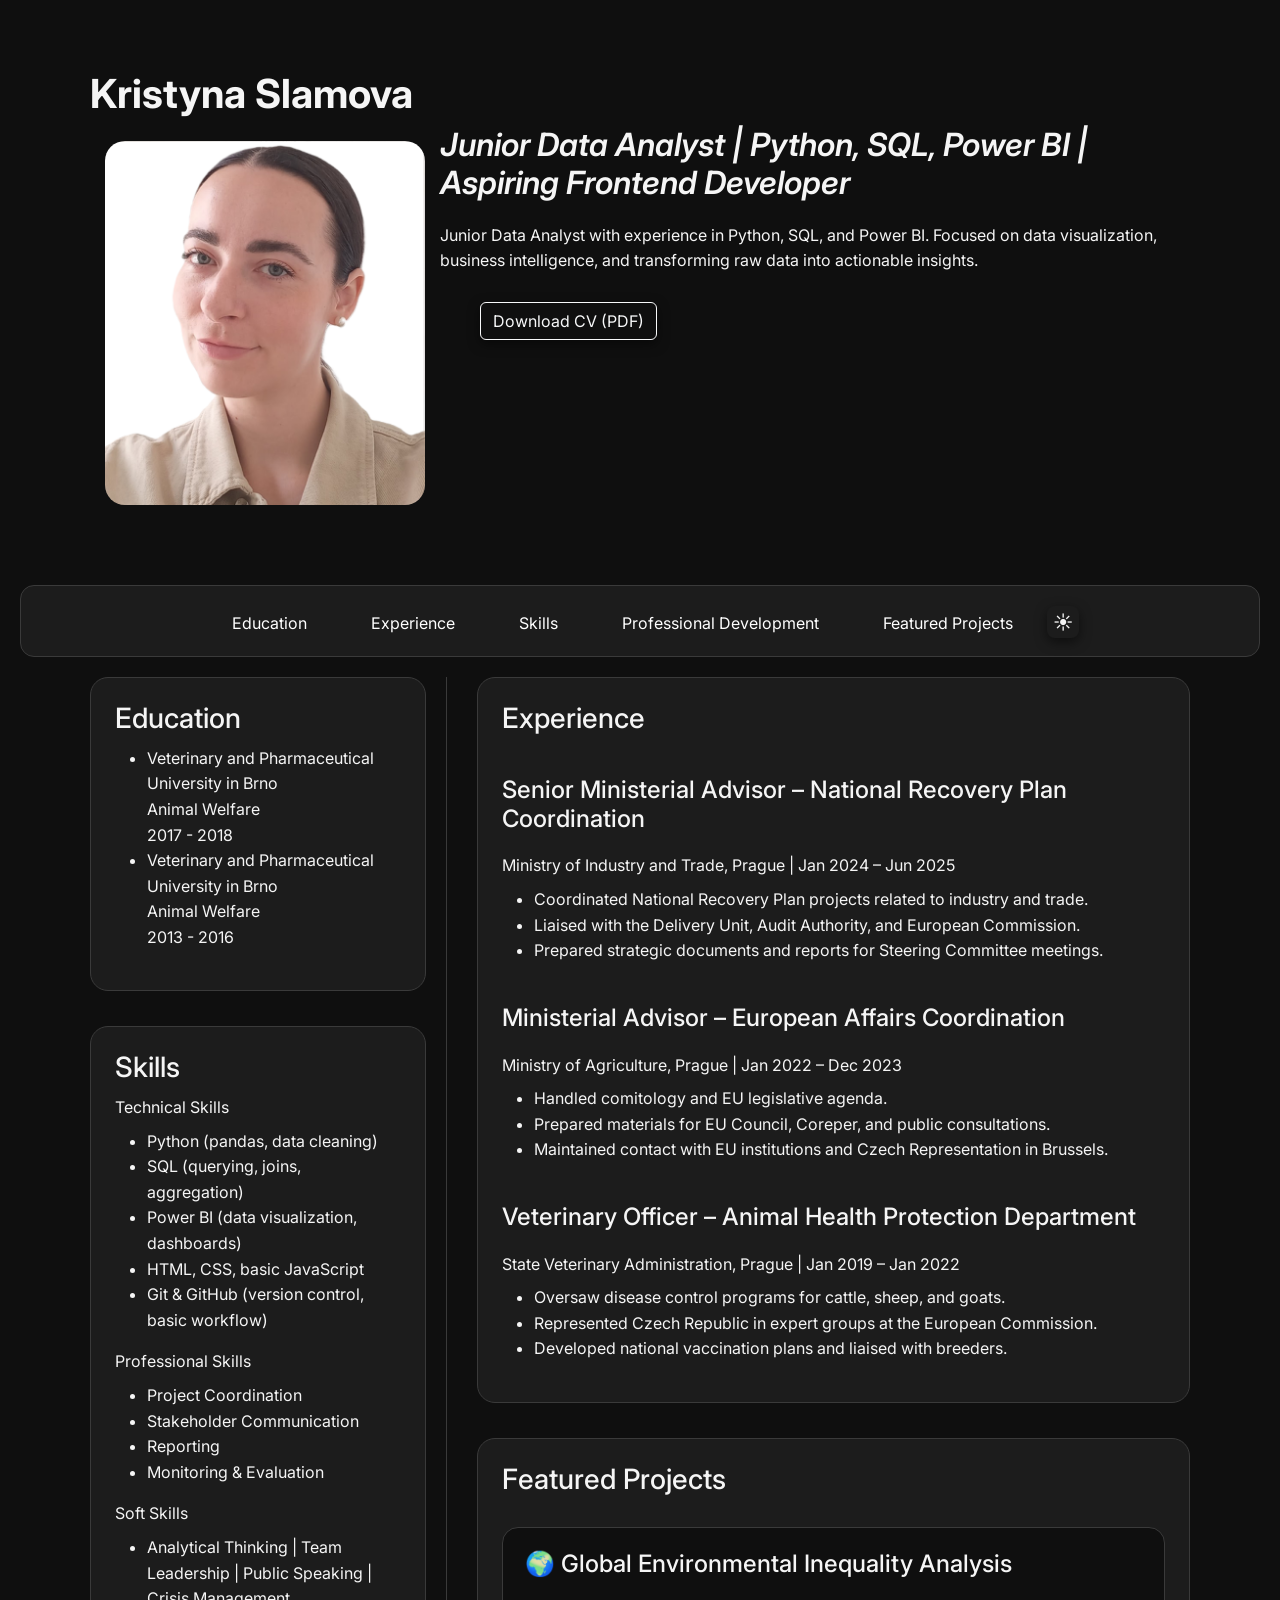
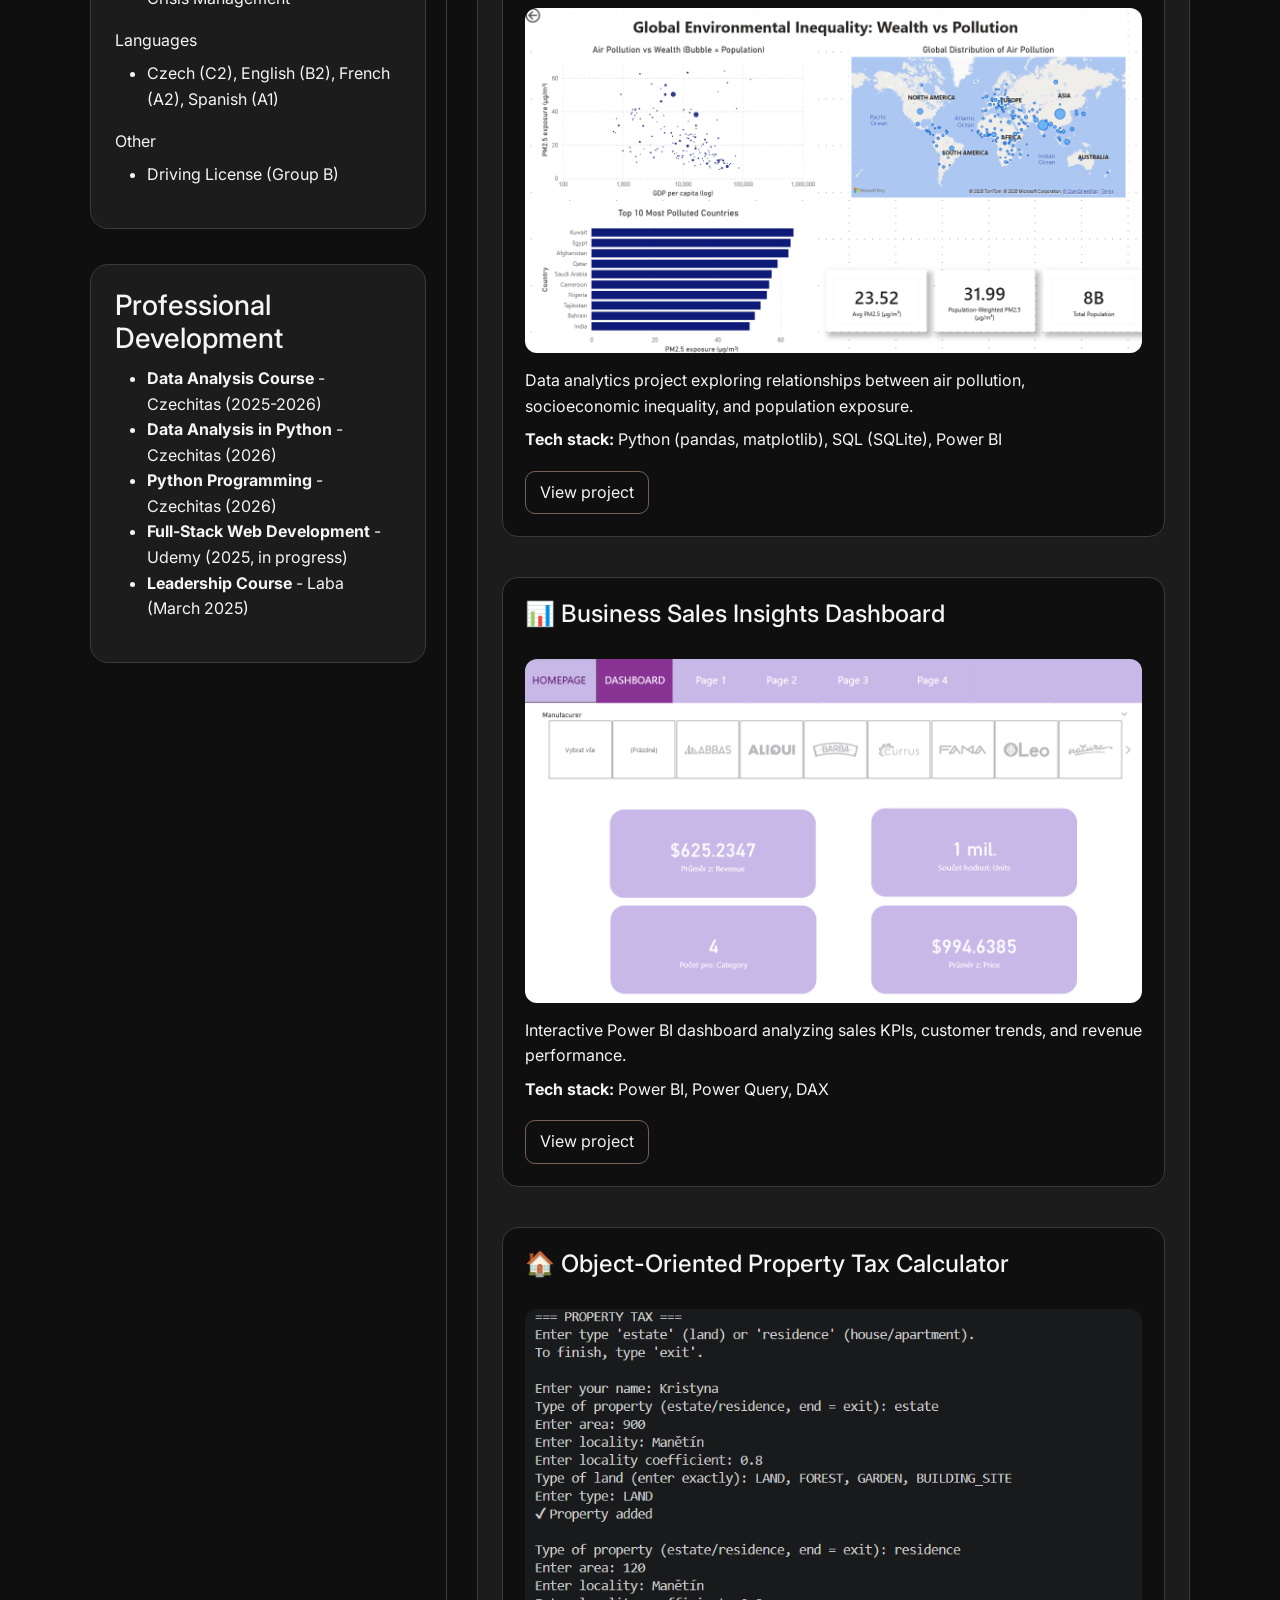
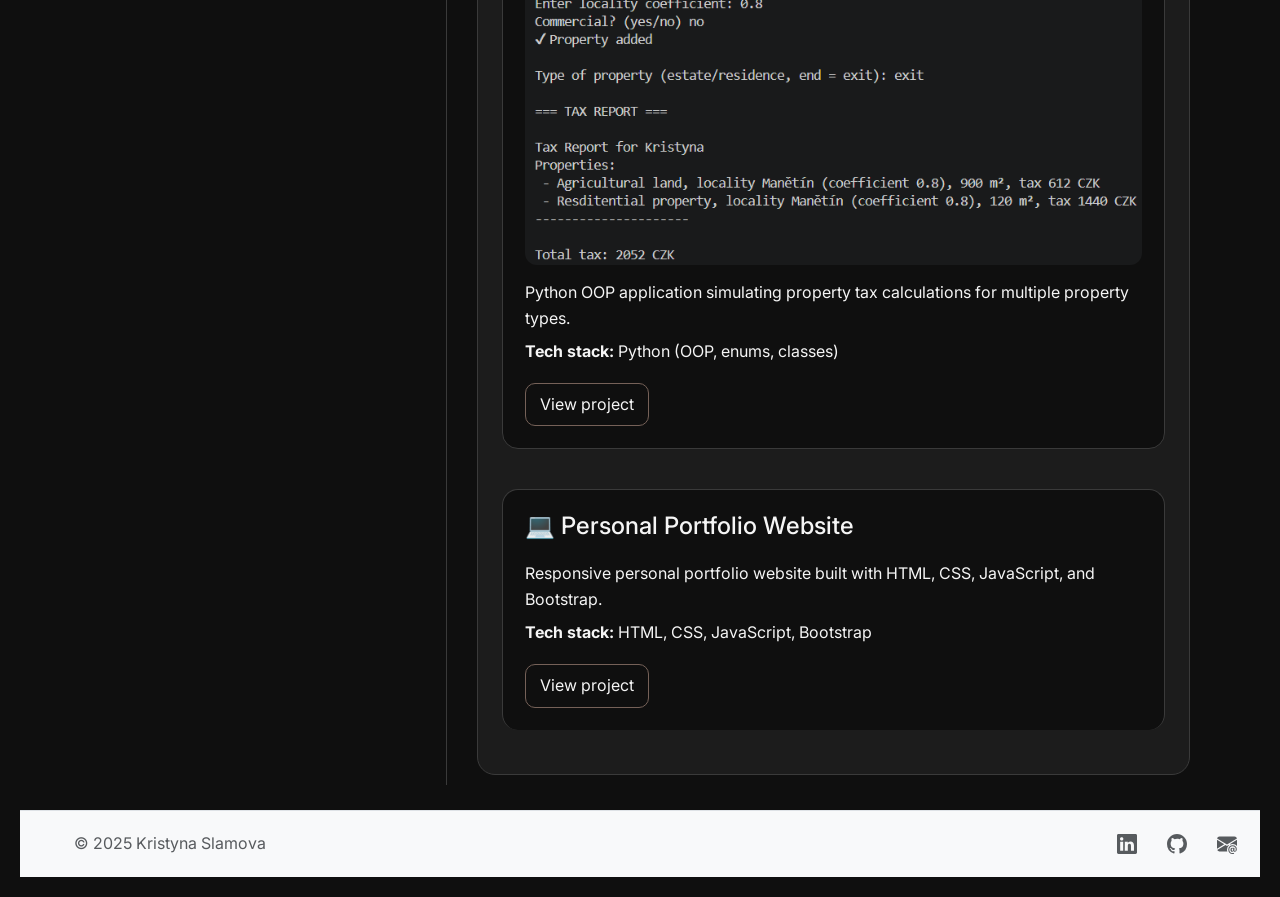
<file: index.html>
<!DOCTYPE html>
<html lang="en">
<head>
    <meta charset="UTF-8">
    <meta name="viewport" content="width=device-width, initial-scale=1.0">
    <title>Kristyna Slamova | Junior Data Analyst Portfolio</title>
    <link href="https://cdn.jsdelivr.net/npm/bootstrap@5.3.8/dist/css/bootstrap.min.css" rel="stylesheet" integrity="sha384-sRIl4kxILFvY47J16cr9ZwB07vP4J8+LH7qKQnuqkuIAvNWLzeN8tE5YBujZqJLB" crossorigin="anonymous">
    <link rel="stylesheet" href="style.css">
    
    <link rel="preconnect" href="https://fonts.googleapis.com">
    <link rel="preconnect" href="https://fonts.gstatic.com" crossorigin>
    <link href="https://fonts.googleapis.com/css2?family=Inter:ital,opsz,wght@0,14..32,100..900;1,14..32,100..900&display=swap" rel="stylesheet">
</head>

<body>
<!--hlavička-->
<div class="uvod"> 
<h1>Kristyna Slamova</h1>

    <img src="images/fotka do CV.png" alt="me" width="300">
   

    <h2>Junior Data Analyst | Python, SQL, Power BI  | Aspiring Frontend Developer
   </h2>

   <p>Junior Data Analyst with experience in Python, SQL, and Power BI. Focused on data visualization, business intelligence, and transforming raw data into actionable insights.</p>
    <button onclick="window.print()" class="btn btn-outline-light">Download CV (PDF)</button> 
</div>
 

<!--menu--> 
<div>
<ul class="menu">
    <li><a href="#education">Education</a></li>
    <li><a href="#work_experience">Experience</a></li>
    <li><a href="#skills">Skills</a></li>
    <li><a href="#professional-development">Professional Development</a></li>
    <li><a href="#featured_projects">Featured Projects</a></li>
    <button id="theme-toggle">☀️</button>
</ul> 
</div>

<div class="cv-layout">
    <div class="left">

<!--vzdělání--> 
<section id="education" class="education">
    <h3>Education</h3>
    <ul>
        <li>Veterinary and Pharmaceutical University in Brno <br>
            Animal Welfare <br>
            2017 - 2018</li>
        <li>Veterinary and Pharmaceutical University in Brno <br>
            Animal Welfare <br>
            2013 - 2016</li>
    </ul>
    </section>

<!--dovednosti-->
<section id="skills" class="skills">
    <h3>Skills</h3>
    <p>Technical Skills</p>
    <ul>
        <li>Python (pandas, data cleaning)</li>
        <li>SQL (querying, joins, aggregation)</li>
        <li>Power BI (data visualization, dashboards)</li>
        <li>HTML, CSS, basic JavaScript</li>
        <li>Git & GitHub (version control, basic workflow)</li>
    </ul>
    
    <p>Professional Skills </p>
    <ul>
        <li>Project Coordination</li>
        <li>Stakeholder Communication</li>
        <li>Reporting</li>
        <li>Monitoring & Evaluation</li>
    </ul>
    
    <p>Soft Skills</p>
    <ul>
        <li>Analytical Thinking | Team Leadership | Public Speaking | Crisis Management</li>
    </ul>
    <p>Languages</p>
    <ul>
        <li>Czech (C2), English (B2), French (A2), Spanish (A1)</li>
    </ul>
    <p>Other</p>
    <ul>
        <li>Driving License (Group B)</li>
    </ul>
</section>

<!--kurzy-->
<section id="professional-development">
<h3>Professional Development</h3>
<ul>       
    <li><strong>Data Analysis Course</strong> - Czechitas (2025-2026)</li>
    <li><strong>Data Analysis in Python</strong> - Czechitas (2026)</li>
    <li><strong>Python Programming</strong> - Czechitas (2026)</li>
    <li><strong>Full-Stack Web Development</strong> - Udemy (2025, in progress)</li>
    <li><strong>Leadership Course</strong> - Laba (March 2025)</li>
    <p></p>
</ul>
</section>

</div>


<div class="right">

<!--zkušenosti--> 
<section id="work_experience" class="work_experience">
    <h3>Experience</h3>
   
    <h4>Senior Ministerial Advisor – National Recovery Plan Coordination</h4>
        <p>Ministry of Industry and Trade, Prague | Jan 2024 – Jun 2025</p>
    <ul>
        <li>Coordinated National Recovery Plan projects related to industry and trade.</li>
        <li>Liaised with the Delivery Unit, Audit Authority, and European Commission.</li>
        <li>Prepared strategic documents and reports for Steering Committee meetings.</li>
    </ul>
    <h4>Ministerial Advisor – European Affairs Coordination</h4>
    <p>Ministry of Agriculture, Prague | Jan 2022 – Dec 2023</p>
    <ul>
        <li>Handled comitology and EU legislative agenda.</li>
        <li>Prepared materials for EU Council, Coreper, and public consultations.</li>
        <li>Maintained contact with EU institutions and Czech Representation in Brussels.</li>
    </ul>
    <h4>Veterinary Officer – Animal Health Protection Department</h4>
    <p>State Veterinary Administration, Prague | Jan 2019 – Jan 2022</p>
    <ul>
        <li>Oversaw disease control programs for cattle, sheep, and goats.</li>
        <li>Represented Czech Republic in expert groups at the European Commission.</li>
        <li>Developed national vaccination plans and liaised with breeders.</li>
    </ul>
</section>

<section id="featured_projects" class="projects">
    <h3>Featured Projects</h3>

    <article class="project-card">
        <h4>🌍 Global Environmental Inequality Analysis</h4>
        <img src="images/dashboard-enviro.png" alt="Environmental Dashboard Preview">
        <p>
            Data analytics project exploring relationships between air pollution, socioeconomic inequality, and population exposure.
        </p>
        <p><strong>Tech stack:</strong> Python (pandas, matplotlib), SQL (SQLite), Power BI</p>
                <a href="https://github.com/slamova-labs/global-environmental-inequality-analysis" target="_blank" class="project-link">View project</a>
    </article>

    <article class="project-card">
        <h4>📊 Business Sales Insights Dashboard</h4>
        <img src="images/Dashboard-sales.png" alt="Sales Dashboard Preview">
        <p>
            Interactive Power BI dashboard analyzing sales KPIs, customer trends, and revenue performance.
        </p>
        <p><strong>Tech stack:</strong> Power BI, Power Query, DAX</p>
                <a href="https://github.com/slamova-labs/powerbi-sales-analysis-dashboard" target="_blank" class="project-link">View project</a>
    </article>

    <article class="project-card">
        <h4>🏠 Object-Oriented Property Tax Calculator</h4>
        <img src="images/calculator.png" alt="Output Report Tax">
        <p>
            Python OOP application simulating property tax calculations for multiple property types.
        </p>
        <p><strong>Tech stack:</strong> Python (OOP, enums, classes)</p>
               <a href="https://github.com/slamova-labs/property-tax-calculator" target="_blank" class="project-link">View project</a>
    </article>

    <article class="project-card">
    <h4> 💻 Personal Portfolio Website</h4>
    <p>
       Responsive personal portfolio website built with HTML, CSS, JavaScript, and Bootstrap.
    </p>
    <p><strong>Tech stack:</strong> HTML, CSS, JavaScript, Bootstrap</p>
        <a href="https://github.com/slamova-labs/CV-website" target="_blank" class="project-link">View project</a>
</article>

</section>

</div>

</div>

</section>

<footer class="bg-light text-dark border-top">
    <div class="container-fluid px-3 py-0"> 
       <div class="d-flex flex-wrap justify-content-between align-items-center py-3">      
       
        <div class="col-md-4 d-flex align-items-center"> 
            <a href="/" class="me-2 text-body-secondary text-decoration-none lh-1" aria-label="Bootstrap"> 
                <svg class="bi" width="30" height="24" aria-hidden="true"><use xlink:href="#bootstrap"></use></svg> 
            </a> 
                <span class="text-body-secondary">© 2025 Kristyna Slamova</span> 
    </div> 
        
                <ul class="nav col-md-4 justify-content-end list-unstyled d-flex gap-3 mb-0"> 
                    
                    <li>
                        <a class="text-body-secondary d-inline-flex align-items-center" href="https://www.linkedin.com/in/krist%C3%BDna-sl%C3%A1mov%C3%A1-3a6905168?utm_source=share&utm_campaign=share_via&utm_content=profile&utm_medium=android_app" aria-label="LinkedIn">
                        <svg xmlns="http://www.w3.org/2000/svg" width="20" height="20" fill="currentColor" class="bi bi-linkedin" viewBox="0 0 16 16">
                            <path d="M0 1.146C0 .513.526 0 1.175 0h13.65C15.474 0 16 .513 16 1.146v13.708c0 .633-.526 1.146-1.175 1.146H1.175C.526 16 0 15.487 0 14.854zm4.943 12.248V6.169H2.542v7.225zm-1.2-8.212c.837 0 1.358-.554 1.358-1.248-.015-.709-.52-1.248-1.342-1.248S2.4 3.226 2.4 3.934c0 .694.521 1.248 1.327 1.248zm4.908 8.212V9.359c0-.216.016-.432.08-.586.173-.431.568-.878 1.232-.878.869 0 1.216.662 1.216 1.634v3.865h2.401V9.25c0-2.22-1.184-3.252-2.764-3.252-1.274 0-1.845.7-2.165 1.193v.025h-.016l.016-.025V6.169h-2.4c.03.678 0 7.225 0 7.225z"/>
                        </svg>
                   </a>
                    </li>

                    <li>
                         <a class="text-body-secondary d-inline-flex align-items-center" href="https://github.com/slamova-labs" target="_blank" aria-label="GitHub">

                         <svg xmlns="http://www.w3.org/2000/svg" width="20" height="20" fill="currentColor" class="bi bi-github" viewBox="0 0 16 16">
                         <path d="M8 0C3.58 0 0 3.58 0 8a8 8 0 0 0 5.47 7.59c.4.07.55-.17.55-.38 0-.19-.01-.82-.01-1.49-2.01.37-2.53-.49-2.69-.94-.09-.23-.48-.94-.82-1.13-.28-.15-.68-.52-.01-.53.63-.01 1.08.58 1.23.82.72 1.21 1.87.87 2.33.66.07-.52.28-.87.51-1.07-1.78-.2-3.64-.89-3.64-3.95 0-.87.31-1.59.82-2.15-.08-.2-.36-1.02.08-2.12 0 0 .67-.21 2.2.82a7.5 7.5 0 0 1 2-.27c.68 0 1.36.09 2 .27 1.53-1.04 2.2-.82 2.2-.82.44 1.1.16 1.92.08 2.12.51.56.82 1.27.82 2.15 0 3.07-1.87 3.75-3.65 3.95.29.25.54.73.54 1.48 0 1.07-.01 1.93-.01 2.2 0 .21.15.46.55.38A8 8 0 0 0 16 8 c0-4.42-3.58-8-8-8"/>
                        </svg>
                        </a>
                    </li>
               
                    <li>
                       <a class="text-body-secondary d-inline-flex align-items-center" href="mailto:kikislamova@gmail.com" aria-label="Email">
                        <svg xmlns="http://www.w3.org/2000/svg" width="20" height="20" fill="currentColor" class="bi bi-envelope-at-fill" viewBox="0 0 16 16">
                            <path d="M2 2A2 2 0 0 0 .05 3.555L8 8.414l7.95-4.859A2 2 0 0 0 14 2zm-2 9.8V4.698l5.803 3.546zm6.761-2.97-6.57 4.026A2 2 0 0 0 2 14h6.256A4.5 4.5 0 0 1 8 12.5a4.49 4.49 0 0 1 1.606-3.446l-.367-.225L8 9.586zM16 9.671V4.697l-5.803 3.546.338.208A4.5 4.5 0 0 1 12.5 8c1.414 0 2.675.652 3.5 1.671"/>
                            <path d="M15.834 12.244c0 1.168-.577 2.025-1.587 2.025-.503 0-1.002-.228-1.12-.648h-.043c-.118.416-.543.643-1.015.643-.77 0-1.259-.542-1.259-1.434v-.529c0-.844.481-1.4 1.26-1.4.585 0 .87.333.953.63h.03v-.568h.905v2.19c0 .272.18.42.411.42.315 0 .639-.415.639-1.39v-.118c0-1.277-.95-2.326-2.484-2.326h-.04c-1.582 0-2.64 1.067-2.64 2.724v.157c0 1.867 1.237 2.654 2.57 2.654h.045c.507 0 .935-.07 1.18-.18v.731c-.219.1-.643.175-1.237.175h-.044C10.438 16 9 14.82 9 12.646v-.214C9 10.36 10.421 9 12.485 9h.035c2.12 0 3.314 1.43 3.314 3.034zm-4.04.21v.227c0 .586.227.8.581.8.31 0 .564-.17.564-.743v-.367c0-.516-.275-.708-.572-.708-.346 0-.573.245-.573.791"/>
                        </svg>
                    </a>
                    </li>
                </ul>
    
</div>   
</div> 
</footer>    

<script src="script.js"></script>
</body>
</html>
</file>
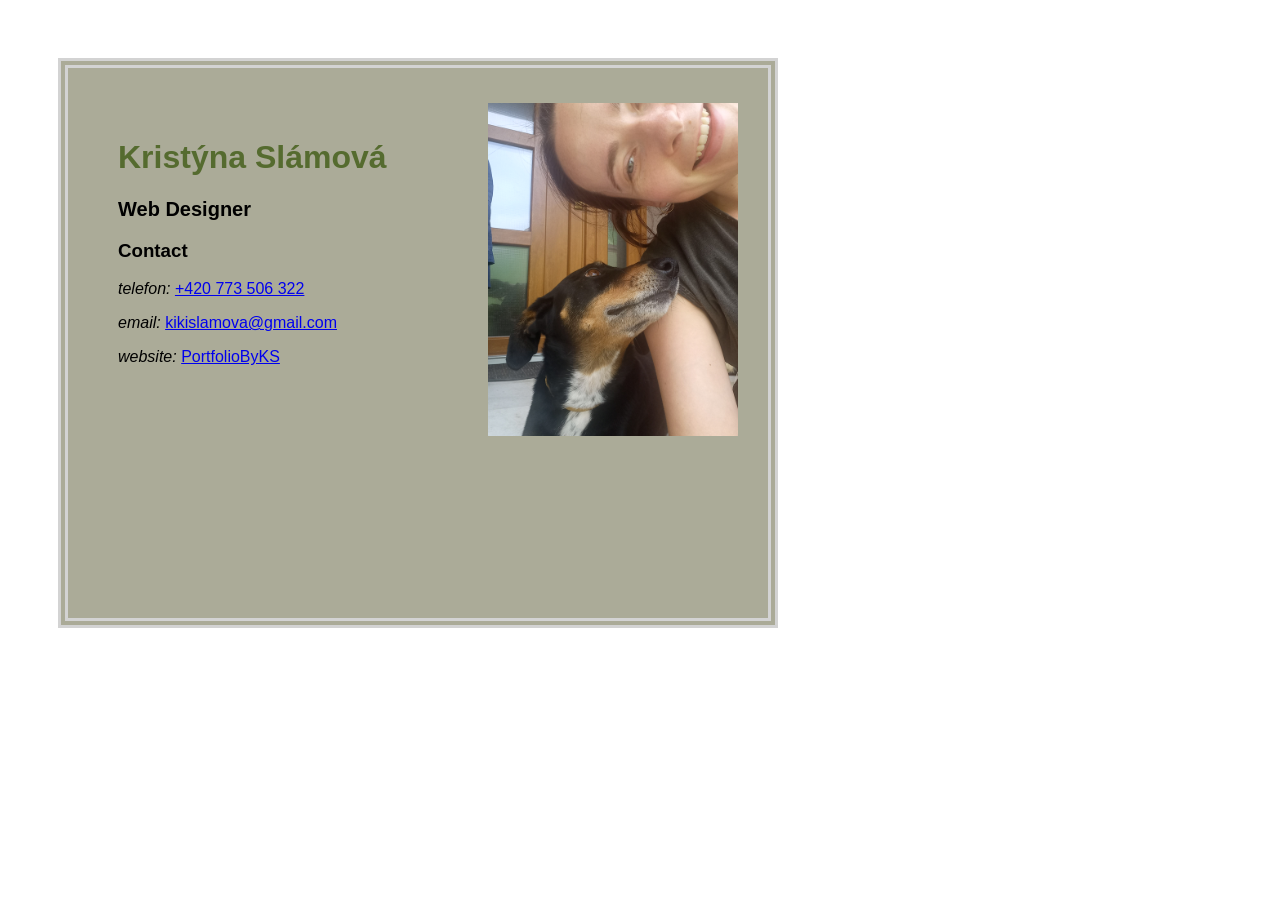
<file: asses/Vizitka/index.html>
<!DOCTYPE html>
<html lang="en">
<head>
    <meta charset="UTF-8">
    <meta name="viewport" content="width=device-width, initial-scale=1.0">
   <link rel="stylesheet" href="style.css">
    <title>Vizitka</title>
</head>
<style>

</style>
<body>
<div class="frame">
    <div>
        <img src="img/Thumb01.jpg" alt="Tyna and Sigi" width="250">
        </div>
    <h1> <strong>Kristýna Slámová</strong></h1>
    <h2>Web Designer</h2>
    <h3>Contact</h3> 
        <p> <em>telefon:</em>
             <a href="tel.">+420 773 506 322</a>
        </p> 
        <p><em>email:</em>  
            <a href="mailto">kikislamova@gmail.com</a>
         </p> 
        <p><em>website:</em>  
                    <a href="link">PortfolioByKS</a>
        </p>
    </div>  
</body>
</html>
</file>
<file: style.css>
/* Base */
body {
    margin: 20px;
    font-family: "Inter", sans-serif;
    font-optical-sizing: auto;
    font-weight: 400;
    font-style: normal;
    line-height: 1.6;
    }

h1 {
    font-weight: 700;
    }

h2 {
     font-style: italic;
     font-weight: 600;
     font-size: 2rem;
     line-height: 1.2;
     margin-bottom: 20px;
}

h3, h4 {
    margin-bottom: 10px;
    font-weight: 500;
}

h4 {
    margin-top: 40px;
    margin-bottom: 20px;
}

p {
    margin-bottom: 8px;
}
section {
    margin-bottom: 35px;
}

/* hlavička */
img {
    float: left;
    margin: 15px;
    border-radius: 20px;
    width: 320px;
    }

.uvod {
    margin: 15px auto;
    padding: 50px;
    max-width: 1200px;
    display: flow-root; 
    }

.uvod p,
.uvod h2,
.uvod button {
    margin-left: 40px;
}

.uvod-text {
    max-width: 700px;
}

/* buttony */    
button {
    margin-top: 20px;
    box-shadow: 0 4px 12px rgba(0, 0, 0, 0.5);
    transition: 0.2s ease;
    border-radius: 8px;
    }
button:hover {
  box-shadow: 0 6px 14px rgba(0, 0, 0, 0.4);
  transform: translateY(-2px);
}
@media print {

  body {
    background: white;
    color: black;
  }

  .menu,
  footer,
  button {
    display: none;
  }

  .cv-layout {
    grid-template-columns: 1fr;
  }

  img {
    float: none;
    display: block;
    margin: 0 auto 20px;
  }
}

/* nav bar */
.menu {
    padding: 0;
    margin-bottom: 20px;
    list-style: none;
    text-align: center;
    clear: both;
    }
.menu li {
    display: inline-block;
}

.menu a {
    display: inline-block;
    color: whitesmoke;
    text-decoration: none;
    padding: 20px 30px;
}

.menu a:hover, .menu a:focus, .menu a:active {
    background-color: #756158;
}

body:not(.light) .menu a {
  color: white;
}

/* layout */
.cv-layout {
  display: grid;
  grid-template-columns: 1.5fr 3fr;
  max-width: 1100px;
  margin: 0 auto;
  gap: 30px;
}
.left {
  padding-right: 20px;
  border-right: 1px solid #ddd;
  margin-bottom: 25px;
}

@media (max-width: 768px) {
  .cv-layout {
    grid-template-columns: 1fr;
  }
    .menu a {
    padding: 12px 14px;
  }
}

/* footer */
footer .nav a{
  width: 34px;
  height: 34px;
  display: inline-flex;
  align-items: center;
  justify-content: center;
  border-radius: 10px;
}
footer .nav a:hover{
  background: rgba(0,0,0,.06);
}
footer svg {
  display: block;
}
footer a {
  transition: 0.2s;
}

footer a:hover {
  opacity: 0.7;
}

/* THEME VARIABLES */
:root {
  --bg: #0f0f0f;
  --text: #f5f5f5;
  --card: #1c1c1c;
  --accent: #756158;
  --border: #3a3a3a;
  --link: #f5f5f5;
}

body.light {
  --bg: #ffffff;
  --text: #111111;
  --card: #f7f4f2;
  --border: #dddddd;
  --link: #4b342c;
}

body {
  background-color: var(--bg);
  color: var(--text);
}

a {
  color: var(--link);
}

a {
  text-decoration: none;
  transition: 0.2s;
}

a:hover {
  opacity: 0.7;
}

.menu {
  background-color: var(--card);
  border: 1px solid var(--border);
  border-radius: 14px;
}

.menu a {
  color: var(--text);
}

.menu a:hover,
.menu a:focus,
.menu a:active {
  background-color: var(--accent);
  color: white;
}

section {
  background-color: var(--card);
  border: 1px solid var(--border);
  border-radius: 18px;
  padding: 24px;
}

.left {
  border-right: 1px solid var(--border);
}

.project-card {
  border-bottom: 1px solid var(--border);
  padding-bottom: 20px;
  margin-bottom: 20px;
}

.project-card img {
    width: 100%;
    border-radius: 12px;
    margin: 10px 0 15px 0;
}

.project-card:last-of-type {
  border-bottom: none;
}

/* Print button fix in light mode */
body.light .btn-outline-light {
  color: black;
  border-color: black;
}

body.light .btn-outline-light:hover {
  background-color: black;
  color: white;
}

/* Theme toggle */
#theme-toggle {
  cursor: pointer;
  border: none;
  background: transparent;
  font-size: 1.2rem;
  color: var(--text);
}

.projects {
  display: grid;
  gap: 20px;
}

.project-card {
  background-color: var(--bg);
  border: 1px solid var(--border);
  border-radius: 16px;
  padding: 22px;
  transition: 0.2s ease;
}

.project-card:hover {
  transform: translateY(-3px);
  box-shadow: 0 8px 20px rgba(0,0,0,0.25);
}

.project-card h4 {
  margin-top: 0;
  color: var(--text);
}

.project-link {
  display: inline-block;
  margin-top: 10px;
  padding: 8px 14px;
  border: 1px solid var(--accent);
  border-radius: 10px;
  color: var(--text);
  text-decoration: none;
}

.project-link:hover {
  background-color: var(--accent);
  color: white;
  opacity: 1;
}
</file>
<file: asses/Vizitka/style.css>
.frame {
    background-color: rgb(171, 171, 152);
    width: 600px; 
    margin: 50px;
    padding: 50px;
    border: 10px double lightgray;
    position:absolute;
    height: 50vh;
}


h1, h2, h3 {
    font-family: 'Segoe UI', Tahoma, Geneva, Verdana, sans-serif;
}
h2 {
    font-size: 20px;    
}
h1 {
    color:darkolivegreen
} 

p {
    font-family: 'Segoe UI', Tahoma, Geneva, Verdana, sans-serif;
}

img {
    position: absolute;
    top: 35px;
    right: 30px;
}
</file>
